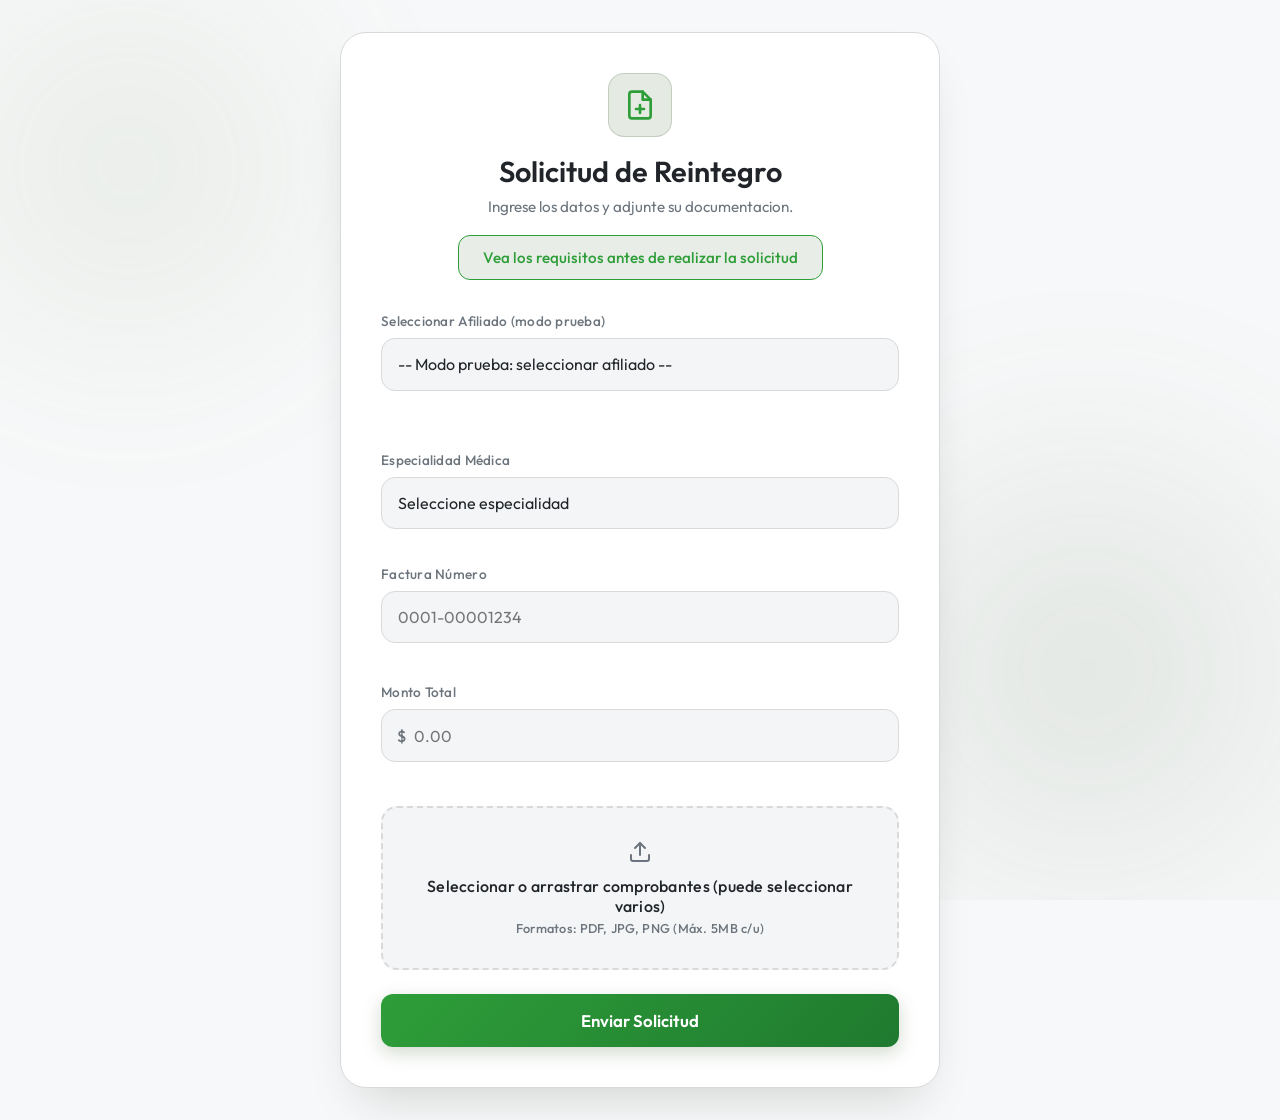
<file: index.html>
<!DOCTYPE html>
<html lang="es">

<head>
    <meta charset="UTF-8">
    <meta name="viewport" content="width=device-width, initial-scale=1.0">
    <title>Solicitud de Reintegros</title>
    <link rel="preconnect" href="https://fonts.googleapis.com">
    <link rel="preconnect" href="https://fonts.gstatic.com" crossorigin>
    <link href="https://fonts.googleapis.com/css2?family=Outfit:wght@300;400;500;600;700&display=swap" rel="stylesheet">
    <link rel="stylesheet" href="style.css">
</head>

<body>
    <!-- Fondos dinámicos -->
    <div class="background-elements">
        <div class="blob blob-1"></div>
        <div class="blob blob-2"></div>
    </div>

    <!-- Contenedor Principal -->
    <div class="container">
        <div class="form-wrapper">
            <div class="header">
                <div class="icon-header">
                    <svg xmlns="http://www.w3.org/2000/svg" width="32" height="32" viewBox="0 0 24 24" fill="none"
                        stroke="currentColor" stroke-width="2" stroke-linecap="round" stroke-linejoin="round">
                        <path d="M14 2H6a2 2 0 0 0-2 2v16a2 2 0 0 0 2 2h12a2 2 0 0 0 2-2V8z"></path>
                        <polyline points="14 2 14 8 20 8"></polyline>
                        <line x1="12" y1="18" x2="12" y2="12"></line>
                        <line x1="9" y1="15" x2="15" y2="15"></line>
                    </svg>
                </div>
                <h1>Solicitud de Reintegro</h1>
                <p>Ingrese los datos y adjunte su documentacion.</p>
                <a href="requisitos.html">Vea los requisitos antes de realizar la solicitud</a>
            </div>

            <!-- Formulario -->
            <form id="reintegroForm">

                <div class="input-row">
                    <div class="input-group">
                        <label for="selectorAfiliado">Seleccionar Afiliado (modo prueba)</label>
                        <select id="selectorAfiliado">
                            <option value="" selected>-- Modo prueba: seleccionar afiliado --</option>
                        </select>
                    </div>

                    <div class="input-group hidden-field">
                        <label for="email">Email afiliado</label>
                        <input type="email" id="email" name="email" placeholder="email@dominio.com">
                    </div>
                </div>

                <div class="input-row">
                    <div class="input-group hidden-field">
                        <label for="afiliado">Número de Afiliado</label>
                        <input type="text" id="afiliado" name="afiliado" placeholder="Ej: 123456/01" inputmode="numeric" pattern="[0-9]+/[0-9]{2}" required>
                    </div>

                    <div class="input-group hidden-field">
                        <label for="nombre">Nombre y Apellido</label>
                        <input type="text" id="nombre" name="nombre" placeholder="Juan Perez" required>
                    </div>
                </div>

                <div class="input-row">
                    <div class="input-group">
                        <label for="especialidad">Especialidad Médica</label>
                        <select id="especialidad" name="especialidad" required>
                            <option value="" disabled selected>Seleccione especialidad</option>
                            <option value="Medicina General">Medicina General</option>
                            <option value="Traumatología">Traumatología</option>
                            <option value="Cardiología">Cardiología</option>
                            <option value="Dermatología">Dermatología</option>
                            <option value="Pediatría">Pediatría</option>
                            <option value="Odontología">Odontología</option>
                            <option value="Neurología">Neurología</option>
                            <option value="Oftalmología">Oftalmología</option>
                            <option value="Ginecología">Ginecología</option>
                            <option value="Psiquiatría">Psiquiatría</option>
                        </select>
                    </div>

                    <div class="input-group">
                        <label for="factura">Factura Número</label>
                        <input type="text" id="factura" name="factura" placeholder="0001-00001234" inputmode="numeric" required>
                    </div>
                </div>

                <div class="input-row">
                    <div class="input-group relative">
                        <label for="monto">Monto Total</label>
                        <div class="input-icon">
                            <span>$</span>
                            <input type="number" id="monto" name="monto" placeholder="0.00" step="0.01" inputmode="decimal" required>
                        </div>
                    </div>
                </div>

                <input type="hidden" id="montoReintegrar" name="montoReintegrar" value="">
                <input type="hidden" id="estado" name="estado" value="Nuevo reintegro">

                <div class="file-upload-wrapper">
                    <label for="archivo" class="file-upload-label">
                        <div class="upload-icon">
                            <svg xmlns="http://www.w3.org/2000/svg" width="24" height="24" viewBox="0 0 24 24"
                                fill="none" stroke="currentColor" stroke-width="2" stroke-linecap="round"
                                stroke-linejoin="round">
                                <path d="M21 15v4a2 2 0 0 1-2 2H5a2 2 0 0 1-2-2v-4"></path>
                                <polyline points="17 8 12 3 7 8"></polyline>
                                <line x1="12" y1="3" x2="12" y2="15"></line>
                            </svg>
                        </div>
                        <span class="upload-text">Seleccionar o arrastrar comprobantes (puede seleccionar varios)</span>
                        <span class="upload-hint">Formatos: PDF, JPG, PNG (Máx. 5MB c/u)</span>
                    </label>
                    <input type="file" id="archivo" name="archivos" required accept=".pdf,.jpg,.jpeg,.png" multiple>
                    <div id="fileName" class="file-name-display"></div>
                </div>

                <button type="submit" id="submitBtn" class="submit-btn hover-effect">
                    <span class="btn-text">Enviar Solicitud</span>
                    <div class="loader" id="loader" style="display: none;"></div>
                </button>

            </form>

            <!-- Mensaje de Éxito -->
            <div id="successMessage" class="status-message success" style="display: none;">
                <div class="status-icon">
                    <svg xmlns="http://www.w3.org/2000/svg" width="32" height="32" viewBox="0 0 24 24" fill="none"
                        stroke="currentColor" stroke-width="2" stroke-linecap="round" stroke-linejoin="round">
                        <path d="M22 11.08V12a10 10 0 1 1-5.93-9.14"></path>
                        <polyline points="22 4 12 14.01 9 11.01"></polyline>
                    </svg>
                </div>
                <h3>¡Solicitud Enviada Exitosamente!</h3>
                <p>Su solicitud de reintegro ha sido registrada y el archivo guardado en la nube.</p>
                <button type="button" class="reset-btn hover-effect" id="resetBtn">Nueva Solicitud</button>
            </div>

            <!-- Mensaje de Error -->
            <div id="errorMessage" class="status-message error" style="display: none;">
                <div class="status-icon">
                    <svg xmlns="http://www.w3.org/2000/svg" width="32" height="32" viewBox="0 0 24 24" fill="none"
                        stroke="currentColor" stroke-width="2" stroke-linecap="round" stroke-linejoin="round">
                        <circle cx="12" cy="12" r="10"></circle>
                        <line x1="15" y1="9" x2="9" y2="15"></line>
                        <line x1="9" y1="9" x2="15" y2="15"></line>
                    </svg>
                </div>
                <h3>Error al Enviar</h3>
                <p>Ocurrió un problema de comunicación. Por favor intente nuevamente.</p>
            </div>
        </div>
    </div>

    <script type="module" src="script.js"></script>
</body>

</html>
</file>
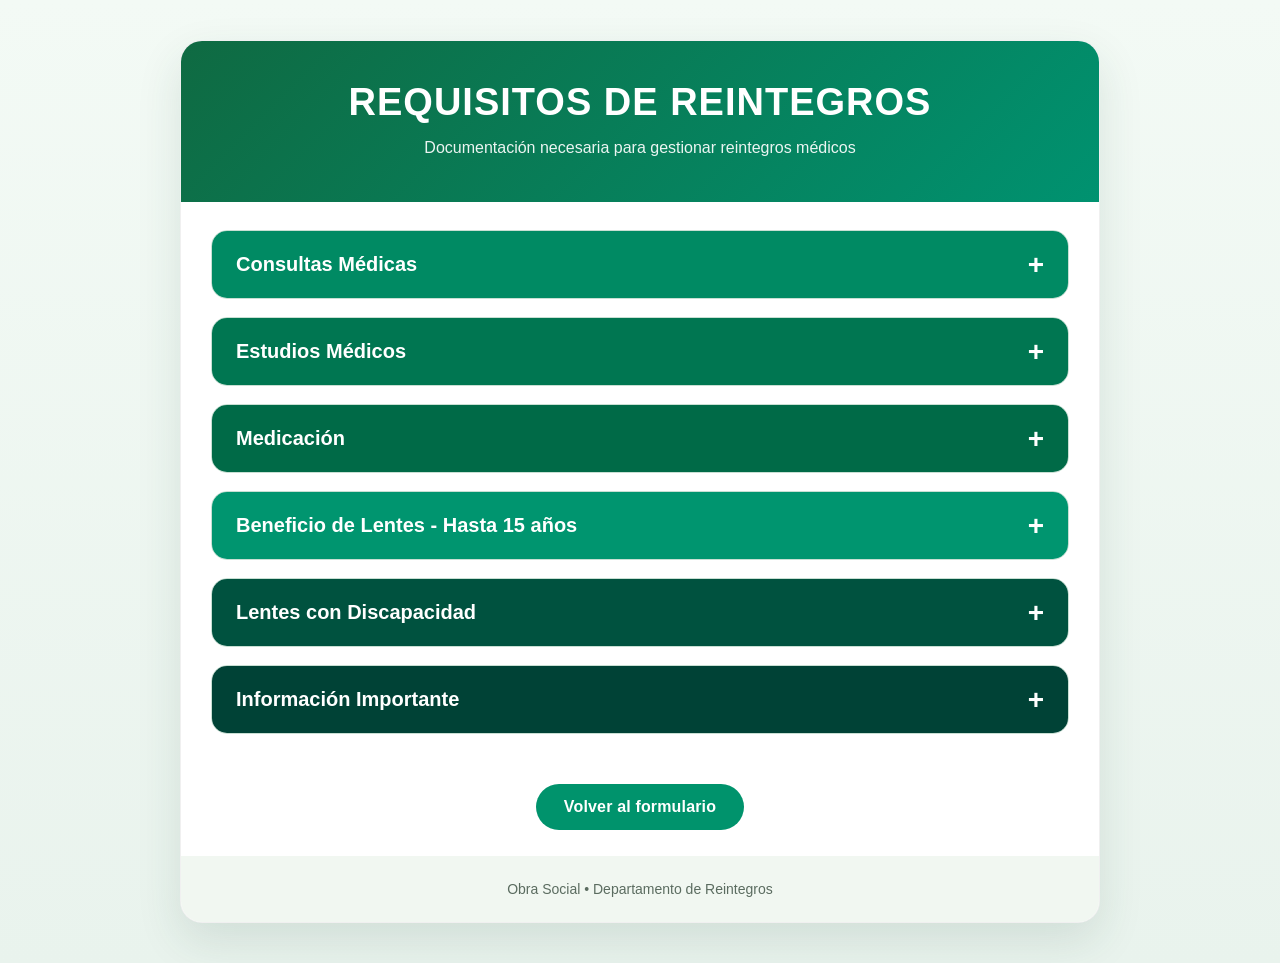
<file: requisitos.html>
<!DOCTYPE html>
<html lang="es">
<head>
  <meta charset="UTF-8" />
  <meta name="viewport" content="width=device-width, initial-scale=1.0"/>
  <title>Requisitos de Reintegros</title>

  <style>
    :root {
      --bg: #e9f3ed;
      --surface: #ffffff;
      --surface-soft: #f3faf5;
      --border: #c8dfd3;
      --text: #162f24;
      --text-muted: #53655a;
      --primary: #007c54;
      --primary-dark: #005843;
      --accent: #00936c;
      --header-start: #0f6a42;
      --header-end: #009270;
    }

    * {
      margin: 0;
      padding: 0;
      box-sizing: border-box;
      font-family: Arial, Helvetica, sans-serif;
    }

    body {
      background: linear-gradient(180deg, #f3faf5 0%, #e9f3ed 100%);
      padding: 40px 20px;
      color: var(--text);
    }

    .container {
      max-width: 920px;
      margin: auto;
      background: var(--surface);
      border-radius: 22px;
      overflow: hidden;
      border: 1px solid rgba(0, 0, 0, 0.06);
      box-shadow: 0 18px 45px rgba(36, 75, 54, 0.12);
    }

    .header {
      background: linear-gradient(135deg, var(--header-start), var(--header-end));
      color: white;
      padding: 42px 36px;
      text-align: center;
    }

    .header h1 {
      font-size: 38px;
      margin-bottom: 12px;
      letter-spacing: 1px;
      line-height: 1.05;
    }

    .header p {
      color: rgba(255, 255, 255, 0.92);
      font-size: 16px;
      max-width: 720px;
      margin: auto;
      line-height: 1.6;
    }

    .accordion {
      padding: 28px 30px 32px;
    }

    details {
      margin-bottom: 18px;
      border-radius: 16px;
      overflow: hidden;
      border: 1px solid var(--border);
      transition: transform 0.3s ease, box-shadow 0.3s ease;
      background: var(--surface);
    }

    details:hover {
      transform: translateY(-1px);
      box-shadow: 0 14px 30px rgba(28, 71, 50, 0.08);
    }

    details[open] {
      box-shadow: 0 16px 38px rgba(28, 71, 50, 0.12);
    }

    summary {
      list-style: none;
      cursor: pointer;
      padding: 22px 24px;
      font-size: 20px;
      font-weight: 700;
      color: white;
      position: relative;
      transition: background 0.3s ease;
    }

    summary::-webkit-details-marker {
      display: none;
    }

    summary::after {
      content: "+";
      position: absolute;
      right: 24px;
      top: 50%;
      transform: translateY(-50%);
      font-size: 28px;
      transition: transform 0.3s ease;
    }

    details[open] summary::after {
      transform: translateY(-50%) rotate(45deg);
    }

    .content {
      padding: 24px 24px 30px;
      line-height: 1.8;
      background: var(--surface-soft);
      color: var(--text-muted);
      font-size: 16px;
    }

    .content p {
      margin-bottom: 16px;
    }

    .content ul {
      padding-left: 22px;
      margin-top: 12px;
    }

    .content li {
      margin-bottom: 10px;
    }

    .content strong {
      color: var(--text);
    }

    .consulta summary {
      background: #008a63;
    }

    .estudios summary {
      background: #007651;
    }

    .medicacion summary {
      background: #006a47;
    }

    .lentes summary {
      background: #00956f;
    }

    .discapacidad summary {
      background: #00523f;
    }

    .importante summary {
      background: #004236;
    }

    .back-button-wrapper {
      text-align: center;
      margin: 0 30px 26px;
    }

    .back-button {
      display: inline-block;
      padding: 14px 28px;
      border-radius: 999px;
      background: var(--accent);
      color: white;
      text-decoration: none;
      font-weight: 700;
      letter-spacing: 0.01em;
      transition: transform 0.2s ease, box-shadow 0.2s ease, background 0.2s ease;
    }

    .back-button:hover {
      background: var(--primary-dark);
      transform: translateY(-2px);
      box-shadow: 0 12px 20px rgba(0, 0, 0, 0.12);
    }

    .footer {
      text-align: center;
      padding: 25px;
      background: #f1f7f1;
      color: #5b6c60;
      font-size: 14px;
    }

    @media (max-width: 720px) {
      body {
        padding: 24px 14px;
      }

      .header {
        padding: 30px 20px;
      }

      .header h1 {
        font-size: 30px;
      }

      summary {
        font-size: 18px;
        padding: 18px 20px;
      }

      .content {
        font-size: 15px;
        padding: 20px;
      }

      .back-button-wrapper {
        margin: 0 20px 22px;
      }
    }
  </style>
</head>

<body>

  <div class="container">

    <div class="header">
      <h1>REQUISITOS DE REINTEGROS</h1>
      <p>Documentación necesaria para gestionar reintegros médicos</p>
    </div>

    <div class="accordion">

      <details class="consulta">
        <summary>Consultas Médicas</summary>

        <div class="content">
          <p>Para solicitar reintegro por consultas médicas deberá presentar:</p>

          <ul>
            <li>Fotocopia de credencial.</li>
            <li>Factura fiscal tipo A, B o C.</li>
            <li>Especialidad médica aclarada o certificado de atención.</li>
          </ul>
        </div>
      </details>

      <details class="estudios">
        <summary>Estudios Médicos</summary>

        <div class="content">
          <p>Documentación requerida:</p>

          <ul>
            <li>Orden médica o resultados en fotocopia.</li>
            <li>Estudios previamente autorizados en Auditoría Médica.</li>
          </ul>
        </div>
      </details>

      <details class="medicacion">
        <summary>Medicación</summary>

        <div class="content">

          <ul>
            <li>Orden médica con datos del afiliado.</li>
            <li>Ticket original con detalle de la medicación.</li>
            <li>Troqueles correspondientes.</li>
          </ul>

          <p>
            La medicación con cobertura del 50%, 70% o 100% deberá
            contar con firma en Auditoría Médica.
          </p>

        </div>
      </details>

      <details class="lentes">
        <summary>Beneficio de Lentes - Hasta 15 años</summary>

        <div class="content">

          <ul>
            <li>Orden médica.</li>
            <li>Factura fiscal.</li>
            <li>Copia de la credencial.</li>
          </ul>

          <p><strong>Tope máximo de reintegro: $100.000</strong></p>

        </div>
      </details>

      <details class="discapacidad">
        <summary>Lentes con Discapacidad</summary>

        <div class="content">

          <ul>
            <li>Orden médica.</li>
            <li>Tres presupuestos.</li>
            <li>Factura fiscal autorizada en discapacidad.</li>
            <li>Copia de la credencial.</li>
          </ul>

        </div>
      </details>

      <details class="importante">
        <summary>Información Importante</summary>

        <div class="content">

          <ul>
            <li>No se tomarán facturas con más de 30 días desde la fecha de emisión.</li>
            <li>La documentación deberá estar completa y legible.</li>
            <li>La falta de requisitos puede demorar el reintegro.</li>
          </ul>

        </div>
      </details>

    </div>

    <div class="back-button-wrapper">
      <a href="index.html" class="back-button">Volver al formulario</a>
    </div>

    <div class="footer">
      Obra Social • Departamento de Reintegros
    </div>

  </div>

</body>
</html>
</file>
<file: style.css>
:root {
    --primary: #2e9e39;
    --primary-hover: #1f7a2f;
    --background: #f7f8f9;
    --surface: #ffffff;
    --surface-light: #f4f5f6;
    --border: #d8d9db;
    --text: #212529;
    --text-muted: #6c757d;
    --success: #2e9e39;
    --error: #d04747;
    --accent: #2e9e39;
}

* {
    box-sizing: border-box;
    margin: 0;
    padding: 0;
}

body {
    font-family: 'Outfit', -apple-system, BlinkMacSystemFont, "Segoe UI", Roboto, sans-serif;
    background-color: var(--background);
    color: var(--text);
    min-height: 100vh;
    display: flex;
    justify-content: center;
    align-items: center;
    padding: 2rem 1rem;
    position: relative;
    overflow-x: hidden;
}

/* Background Animations */
.background-elements {
    position: fixed;
    top: 0;
    left: 0;
    width: 100%;
    height: 100%;
    z-index: 0;
    overflow: hidden;
    pointer-events: none;
}

.blob {
    position: absolute;
    filter: blur(80px);
    opacity: 0.5;
    border-radius: 50%;
    animation: float 10s infinite alternate ease-in-out;
}

.blob-1 {
    top: -10%;
    left: -10%;
    width: 40vw;
    height: 40vw;
    background: radial-gradient(circle, rgba(127, 153, 97, 0.28) 0%, transparent 70%);
}

.blob-2 {
    bottom: -10%;
    right: -10%;
    width: 50vw;
    height: 50vw;
    background: radial-gradient(circle, rgba(75, 106, 61, 0.28) 0%, transparent 70%);
    animation-delay: -5s;
}

@keyframes float {
    0% { transform: translate(0, 0) scale(1); }
    100% { transform: translate(5%, 5%) scale(1.1); }
}

/* Container & Form Surface */
.container {
    width: 100%;
    max-width: 600px;
    z-index: 1;
}

.form-wrapper {
    background: var(--surface);
    border: 1px solid var(--border);
    border-radius: 26px;
    padding: 2.5rem;
    box-shadow: 0 25px 50px -20px rgba(16, 23, 11, 0.18);
    transition: transform 0.3s ease, box-shadow 0.3s ease;
}

.header {
    text-align: center;
    margin-bottom: 2rem;
}

.icon-header {
    display: inline-flex;
    align-items: center;
    justify-content: center;
    width: 64px;
    height: 64px;
    background: rgba(75, 106, 61, 0.14);
    border: 1px solid rgba(75, 106, 61, 0.22);
    border-radius: 16px;
    margin-bottom: 1rem;
    color: var(--primary);
}

.header h1 {
    font-size: 1.8rem;
    font-weight: 600;
    margin-bottom: 0.5rem;
    color: var(--text);
}

.header p {
    color: var(--text-muted);
    font-size: 0.95rem;
}

.header a {
    display: inline-block;
    margin-top: 1.2rem;
    padding: 0.75rem 1.5rem;
    background: rgba(75, 106, 61, 0.12);
    border: 1.5px solid var(--primary);
    border-radius: 12px;
    color: var(--primary);
    text-decoration: none;
    font-size: 0.95rem;
    font-weight: 500;
    transition: all 0.3s cubic-bezier(0.4, 0, 0.2, 1);
}

.header a:hover {
    background: var(--primary);
    color: white;
    box-shadow: 0 6px 16px rgba(75, 106, 61, 0.25);
    transform: translateY(-2px);
}

.header a:active {
    transform: translateY(0);
}

/* Inputs */
.input-row {
    display: grid;
    grid-template-columns: 1fr;
    gap: 1rem;
    margin-bottom: 1.25rem;
}

@media (max-width: 480px) {
    .input-row { grid-template-columns: 1fr; }
}

.input-group {
    display: flex;
    flex-direction: column;
    margin-bottom: 1.25rem;
}

.input-group.w-full { grid-column: span 2; }
.relative { position: relative; }

label {
    font-size: 0.85rem;
    font-weight: 500;
    color: var(--text-muted);
    margin-bottom: 0.5rem;
    letter-spacing: 0.02em;
}

input[type="text"],
input[type="number"],
input[type="email"],
select {
    width: 100%;
    background: var(--surface-light);
    border: 1px solid var(--border);
    border-radius: 14px;
    padding: 0.95rem 1rem;
    color: var(--text);
    font-family: inherit;
    font-size: 1rem;
    outline: none;
    transition: all 0.2s ease;
    appearance: none;
    -webkit-appearance: none;
    -moz-appearance: none;
    padding-right: 1.8rem;
}

.input-icon {
    position: relative;
    display: flex;
    align-items: center;
}

.input-icon span {
    position: absolute;
    left: 1rem;
    color: var(--text-muted);
    font-weight: 500;
}

.input-icon input {
    padding-left: 2rem;
}

input:focus {
    border-color: var(--primary-hover);
    box-shadow: 0 0 0 3px rgba(75, 106, 61, 0.18);
    background: #f7f8f3;
}

.readonly-input {
    background: #f7f8f3 !important;
    color: var(--primary) !important;
    font-weight: 600;
    cursor: default;
}

/* Campos ocultos pero funcionales */
.hidden-field {
    display: none !important;
}

/* File Upload */
.file-upload-wrapper {
    position: relative;
    margin: 1.5rem 0;
}

input[type="file"] {
    position: absolute;
    width: 100%;
    height: 100%;
    top: 0;
    left: 0;
    opacity: 0;
    cursor: pointer;
    z-index: 10;
}

.file-upload-label {
    display: flex;
    flex-direction: column;
    align-items: center;
    justify-content: center;
    padding: 2rem 1.5rem;
    border: 2px dashed var(--border);
    border-radius: 16px;
    background: var(--surface-light);
    transition: all 0.3s ease;
    cursor: pointer;
    text-align: center;
}

.file-upload-wrapper:hover .file-upload-label {
    border-color: var(--primary);
    background: rgba(75, 106, 61, 0.08);
}

.file-upload-wrapper:has(input:focus-visible) .file-upload-label {
    border-color: var(--primary);
    box-shadow: 0 0 0 3px rgba(75, 106, 61, 0.14);
}

.upload-icon {
    color: var(--text-muted);
    margin-bottom: 0.5rem;
    transition: color 0.3s ease;
}

.file-upload-wrapper:hover .upload-icon {
    color: var(--primary);
}

.upload-text {
    font-weight: 500;
    color: var(--text);
    margin-bottom: 0.25rem;
    font-size: 1rem;
}

.upload-hint {
    font-size: 0.8rem;
    color: var(--text-muted);
}

.file-name-display {
    display: none;
    margin-top: 0.5rem;
    padding: 0.75rem;
    background: rgba(75, 106, 61, 0.1);
    border: 1px solid rgba(75, 106, 61, 0.2);
    border-radius: 8px;
    color: var(--primary);
    font-size: 0.85rem;
    font-weight: 500;
    text-align: center;
    word-break: break-all;
}

/* Base Buttons */
button {
    width: 100%;
    padding: 1rem;
    border: none;
    border-radius: 12px;
    font-family: inherit;
    font-size: 1.05rem;
    font-weight: 600;
    cursor: pointer;
    display: flex;
    justify-content: center;
    align-items: center;
    transition: all 0.3s cubic-bezier(0.4, 0, 0.2, 1);
}

.submit-btn {
    background: linear-gradient(135deg, var(--primary) 0%, var(--primary-hover) 100%);
    color: white;
    box-shadow: 0 6px 18px rgba(75, 106, 61, 0.25);
}

.submit-btn:hover {
    transform: translateY(-2px);
    box-shadow: 0 10px 24px rgba(75, 106, 61, 0.3);
}

.submit-btn:active {
    transform: translateY(1px);
}

.submit-btn:disabled {
    opacity: 0.7;
    cursor: not-allowed;
    transform: none;
}

.reset-btn {
    background: transparent;
    color: var(--text);
    border: 1px solid var(--border);
    margin-top: 1.5rem;
}

.reset-btn:hover {
    background: rgba(255, 255, 255, 0.05);
    border-color: var(--text-muted);
}

/* Loader */
.loader {
    width: 24px;
    height: 24px;
    border: 3px solid rgba(255, 255, 255, 0.3);
    border-radius: 50%;
    border-top-color: white;
    animation: spin 1s ease-in-out infinite;
}

@keyframes spin {
    to { transform: rotate(360deg); }
}

/* Status Messages */
.status-message {
    text-align: center;
    padding: 2rem 1rem;
    animation: fadeIn 0.4s ease-out;
}

.status-icon {
    display: inline-flex;
    align-items: center;
    justify-content: center;
    width: 64px;
    height: 64px;
    border-radius: 50%;
    margin-bottom: 1.5rem;
}

.success .status-icon {
    background: rgba(75, 106, 61, 0.12);
    color: var(--primary);
}

.error .status-icon {
    background: rgba(208, 71, 71, 0.12);
    color: var(--error);
}

.status-message h3 {
    margin-bottom: 0.5rem;
    font-size: 1.5rem;
}

.status-message p {
    color: var(--text-muted);
    font-size: 0.95rem;
    line-height: 1.5;
}

@keyframes fadeIn {
    from { opacity: 0; transform: translateY(10px); }
    to { opacity: 1; transform: translateY(0); }
}

/* Utilities */
.hover-effect {
    position: relative;
    overflow: hidden;
}

.hover-effect::after {
    content: '';
    position: absolute;
    top: 0;
    left: 0;
    width: 100%;
    height: 100%;
    background: rgba(255, 255, 255, 0.1);
    opacity: 0;
    transition: opacity 0.3s;
}

.hover-effect:hover::after {
    opacity: 1;
}
</file>
